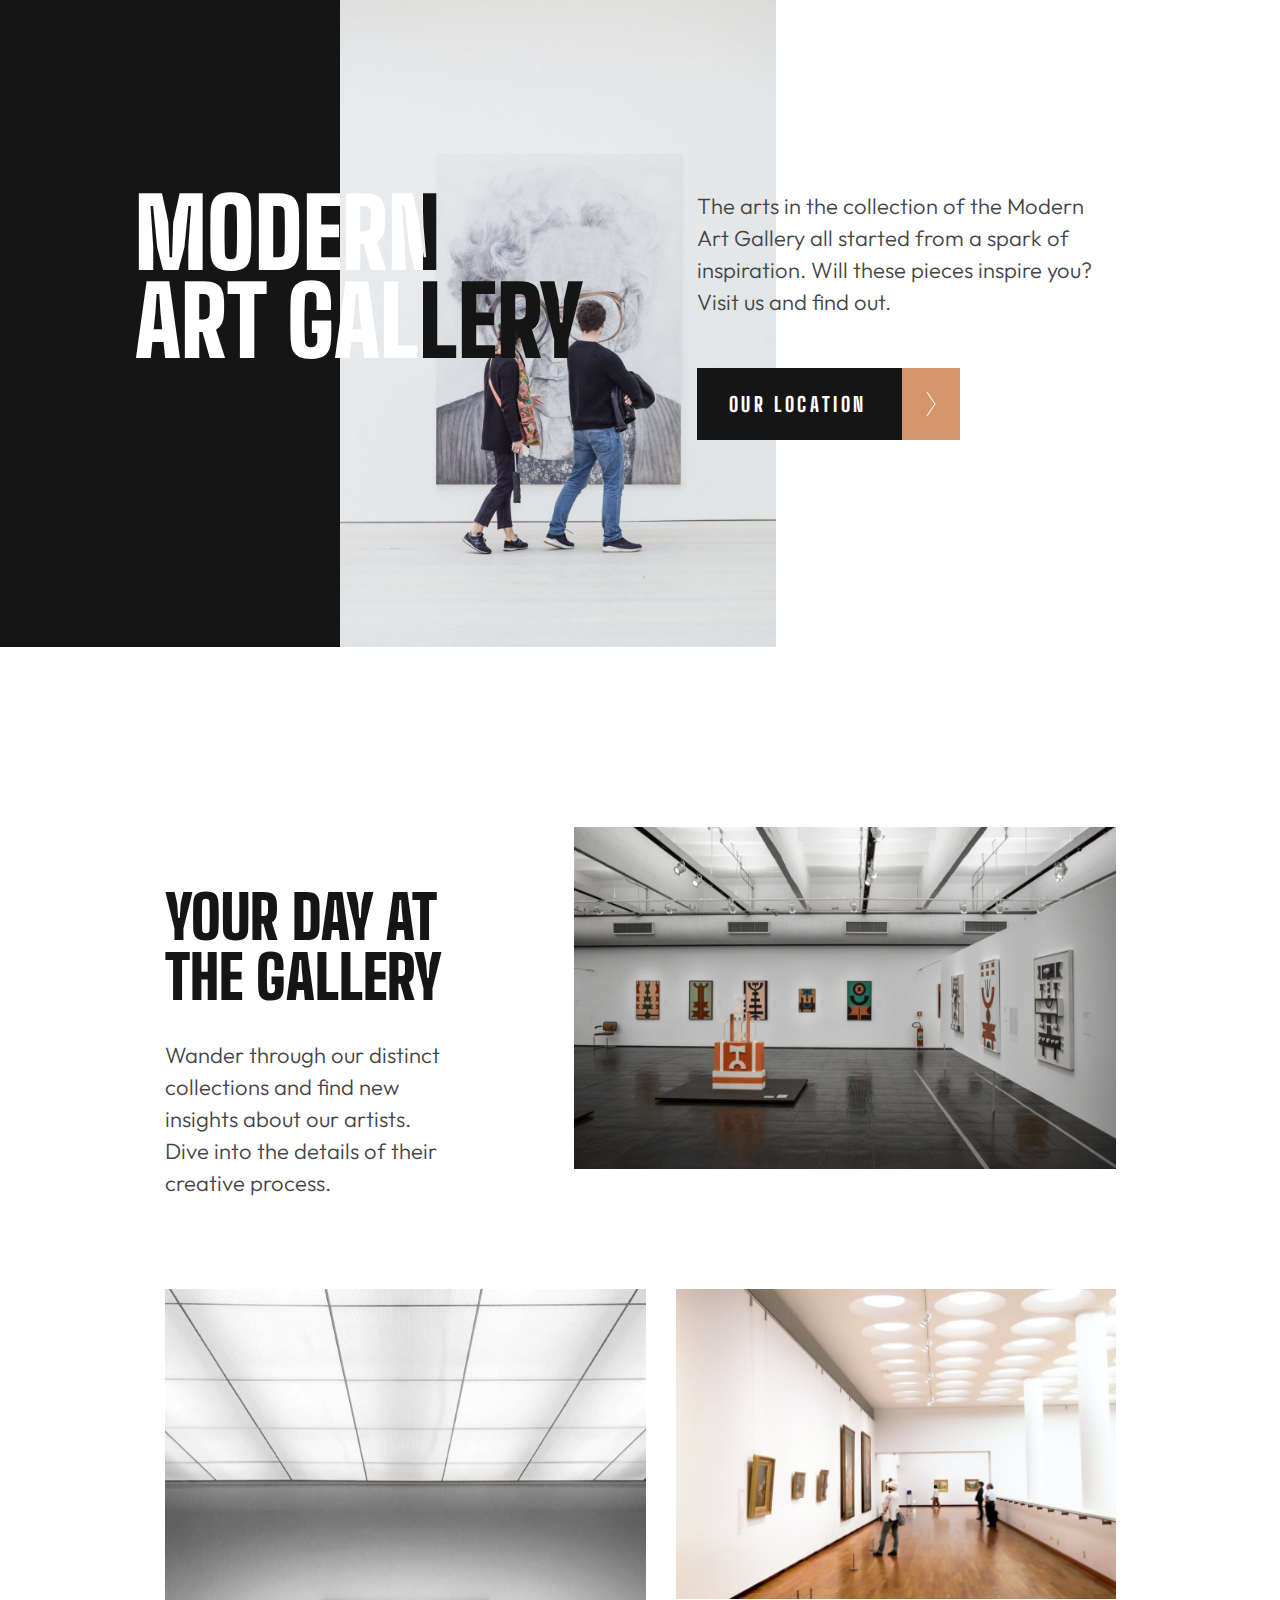
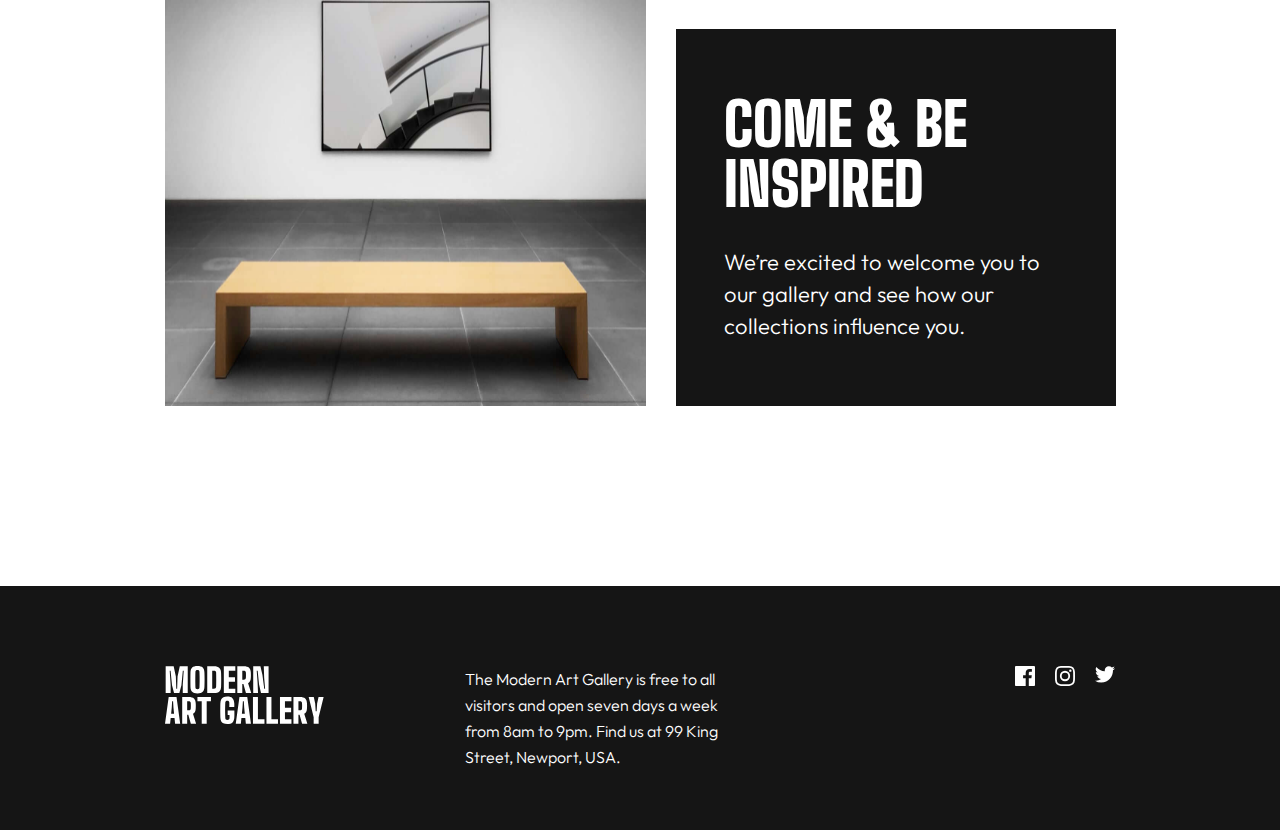
<file: index.html>
<!DOCTYPE html>
<html lang="en">
  <head>
    <meta charset="UTF-8" />
    <meta name="viewport" content="width=device-width, initial-scale=1.0" />

    <link
      rel="icon"
      type="image/png"
      sizes="32x32"
      href="./assets/favicon-32x32.png"
    />

    <!-- CSS styles -->
    <link rel="stylesheet" href="style.css" />

    <title>Art gallery website</title>
  </head>
  <body>
    <header class="header">
      <div class="black-box"></div>
      <picture class="header-img">
        <source
          srcset="assets/desktop/image-hero@2x.jpg"
          media="(min-width: 840px)"
        />
        <source
          srcset="assets/tablet/image-hero@2x.jpg"
          media="(min-width: 687px)"
        />
        <img src="assets/mobile/image-hero@2x.jpg" alt="" />
      </picture>
      <div class="header-content">
        <h1 class="header-content__title title-font">
          Modern<br />
          Art Gallery
        </h1>
        <p class="header-content__description">
          The arts in the collection of the Modern Art Gallery all started from
          a spark of inspiration. Will these pieces inspire you? Visit us and
          find out.
        </p>
        <a href="location.html" class="btn-container">
          <div class="btn">Our location</div>
          <img src="assets/icon-arrow-right.svg" alt="" />
        </a>
      </div>
    </header>

    <main class="container">
      <div class="art-card-head">
        <div class="art-card-head__content">
          <h2 class="title-font">Your day at the gallery</h2>
          <p>
            Wander through our distinct collections and find new insights about
            our artists. Dive into the details of their creative process.
          </p>
        </div>
        <picture class="art-card-head__img">
          <source
            srcset="assets/desktop/image-grid-1@2x.jpg"
            media="(min-width: 840px)"
          />
          <source
            srcset="assets/tablet/image-grid-1@2x.jpg"
            media="(min-width: 687px)"
          />
          <img src="assets/mobile/image-grid-1@2x.jpg" alt="" />
        </picture>
      </div>
      <div class="art-card-body">
        <picture class="art-card-body__img">
          <source
            srcset="assets/desktop/image-grid-2@2x.jpg"
            media="(min-width: 840px)"
          />
          <source
            srcset="assets/tablet/image-grid-2@2x.jpg"
            media="(min-width: 687px)"
          />
          <img src="assets/mobile/image-grid-2@2x.jpg" alt="" />
        </picture>
        <picture class="art-card-body__img">
          <source
            srcset="assets/desktop/image-grid-3@2x.jpg"
            media="(min-width: 840px)"
          />
          <source
            srcset="assets/tablet/image-grid-3@2x.jpg"
            media="(min-width: 687px)"
          />
          <img src="assets/mobile/image-grid-3@2x.jpg" alt="" />
        </picture>
        <div class="art-card-body__content">
          <h2 class="title-font">Come &amp; be inspired</h2>
          <p>
            We’re excited to welcome you to our gallery and see how our
            collections influence you.
          </p>
        </div>
      </div>
    </main>

    <footer class="footer">
      <img src="assets/logo-light.svg" alt="" />
      <p class="footer-description">
        The Modern Art Gallery is free to all visitors and open seven days a
        week from 8am to 9pm. Find us at 99 King Street, Newport, USA.
      </p>
      <div class="footer-links home-footer-links">
        <a href="https://www.facebook.com/" aria-label="Facebook"
          ><svg width="20" height="20" xmlns="http://www.w3.org/2000/svg">
            <path
              d="M18.896 0H1.104C.494 0 0 .494 0 1.104v17.793C0 19.506.494 20 1.104 20h9.58v-7.745H8.076V9.237h2.606V7.01c0-2.583 1.578-3.99 3.883-3.99 1.104 0 2.052.082 2.329.119v2.7h-1.598c-1.254 0-1.496.597-1.496 1.47v1.928h2.989l-.39 3.018h-2.6V20h5.098c.608 0 1.102-.494 1.102-1.104V1.104C20 .494 19.506 0 18.896 0Z"
            /></svg
        ></a>
        <a href="https://www.instagram.com/" aria-label="Instagram"
          ><svg width="20" height="20" xmlns="http://www.w3.org/2000/svg">
            <path
              d="M10 1.802c2.67 0 2.987.01 4.042.059 2.71.123 3.975 1.409 4.099 4.099.048 1.054.057 1.37.057 4.04 0 2.672-.01 2.988-.057 4.042-.124 2.687-1.387 3.975-4.1 4.099-1.054.048-1.37.058-4.041.058-2.67 0-2.987-.01-4.04-.058-2.718-.124-3.977-1.416-4.1-4.1-.048-1.054-.058-1.37-.058-4.041 0-2.67.01-2.986.058-4.04.124-2.69 1.387-3.977 4.1-4.1 1.054-.048 1.37-.058 4.04-.058ZM10 0C7.284 0 6.944.012 5.877.06 2.246.227.227 2.242.061 5.877.01 6.944 0 7.284 0 10s.012 3.057.06 4.123c.167 3.632 2.182 5.65 5.817 5.817 1.067.048 1.407.06 4.123.06s3.057-.012 4.123-.06c3.629-.167 5.652-2.182 5.816-5.817.05-1.066.061-1.407.061-4.123s-.012-3.056-.06-4.122C19.777 2.249 17.76.228 14.124.06 13.057.01 12.716 0 10 0Zm0 4.865a5.135 5.135 0 1 0 0 10.27 5.135 5.135 0 0 0 0-10.27Zm0 8.468a3.333 3.333 0 1 1 0-6.666 3.333 3.333 0 0 1 0 6.666Zm5.338-9.87a1.2 1.2 0 1 0 0 2.4 1.2 1.2 0 0 0 0-2.4Z"
            /></svg
        ></a>
        <a href="https://www.twitter.com/" aria-label="Twitter"
          ><svg width="20" height="17" xmlns="http://www.w3.org/2000/svg">
            <path
              d="M20 2.172a8.192 8.192 0 0 1-2.357.646 4.11 4.11 0 0 0 1.805-2.27 8.22 8.22 0 0 1-2.606.996A4.096 4.096 0 0 0 13.847.248c-2.65 0-4.596 2.472-3.998 5.037A11.648 11.648 0 0 1 1.392 1a4.109 4.109 0 0 0 1.27 5.478 4.086 4.086 0 0 1-1.858-.513c-.045 1.9 1.318 3.679 3.291 4.075a4.113 4.113 0 0 1-1.853.07 4.106 4.106 0 0 0 3.833 2.849A8.25 8.25 0 0 1 0 14.658a11.616 11.616 0 0 0 6.29 1.843c7.618 0 11.923-6.434 11.663-12.205A8.354 8.354 0 0 0 20 2.172Z"
            /></svg
        ></a>
      </div>
    </footer>
  </body>
</html>
</file>
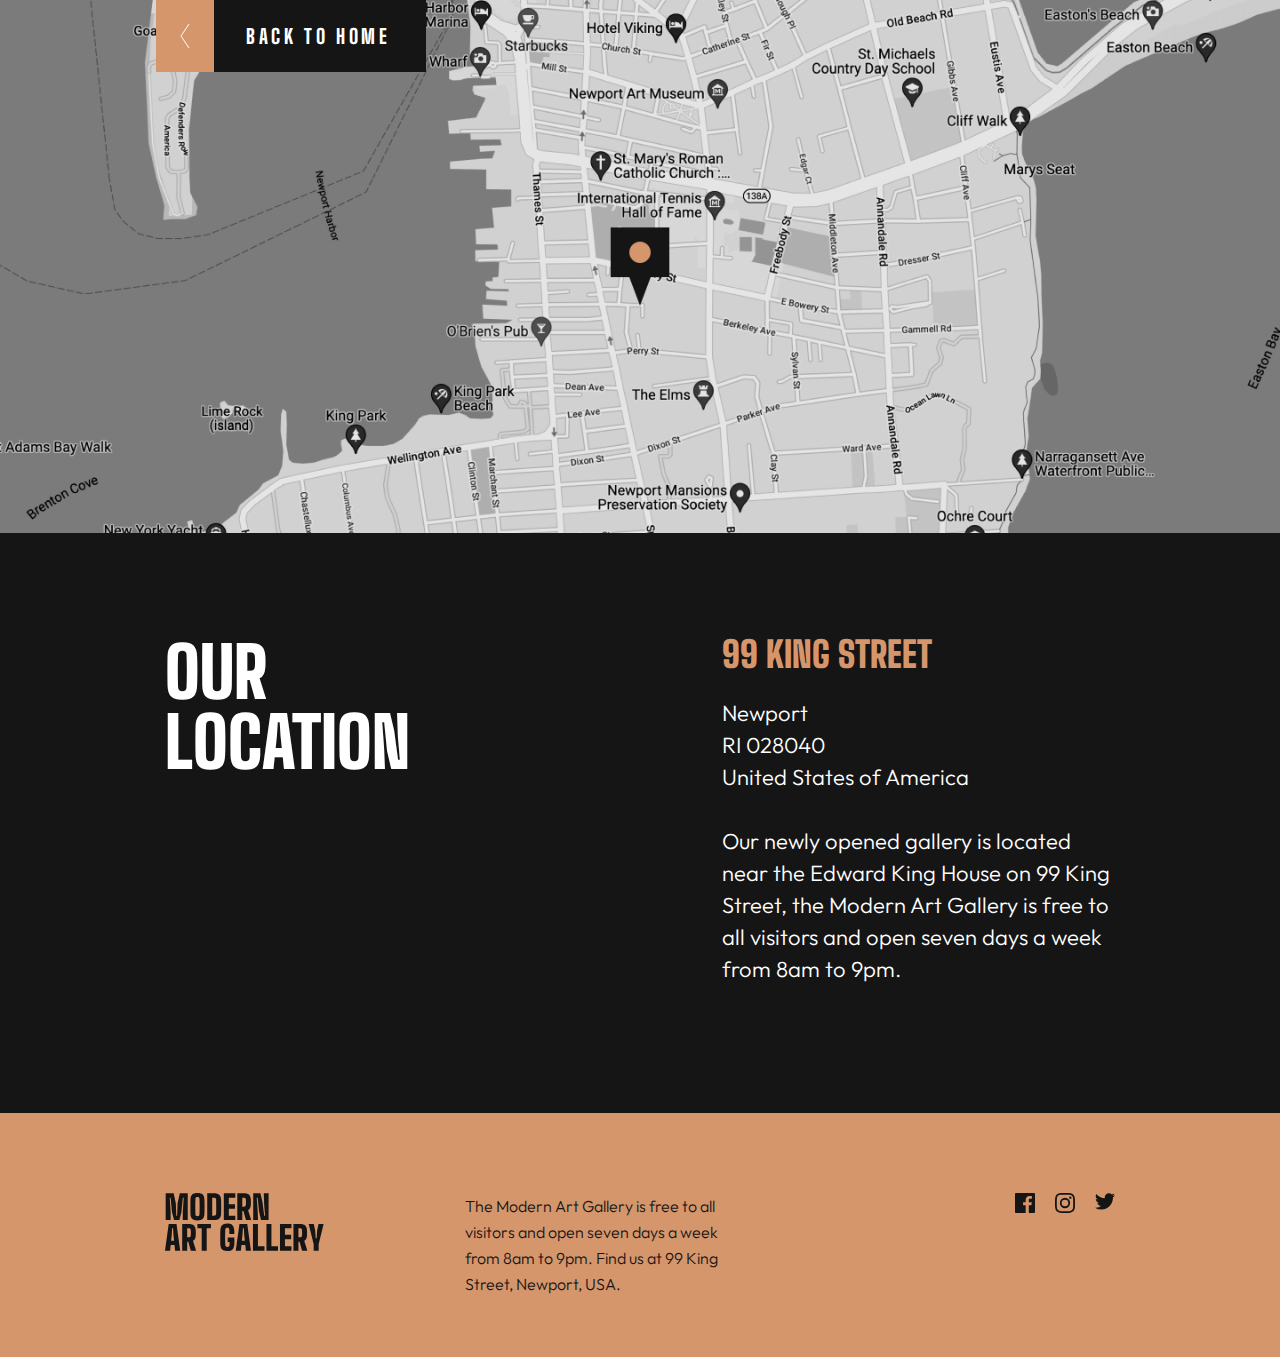
<file: location.html>
<!DOCTYPE html>
<html lang="en">
  <head>
    <meta charset="UTF-8" />
    <meta name="viewport" content="width=device-width, initial-scale=1.0" />

    <link
      rel="icon"
      type="image/png"
      sizes="32x32"
      href="./assets/favicon-32x32.png"
    />

    <!-- CSS styles -->
    <link rel="stylesheet" href="style.css" />

    <title>Art gallery website</title>
  </head>
  <body>
    <header class="location-header">
      <picture class="location-img">
        <source
          srcset="assets/desktop/image-map@2x.png"
          media="(min-width: 840px)"
        />
        <source
          srcset="assets/tablet/image-map@2x.png"
          media="(min-width: 687px)"
        />
        <img src="assets/mobile/image-map@2x.png" alt="" />
      </picture>
      <a href="index.html" class="btn-container location-btn-container">
        <img src="assets/icon-arrow-left.svg" alt="" />
        <div class="btn">Back to Home</div>
      </a>
    </header>

    <main class="location-container">
      <h1 class="title-font title">Our location</h1>
      <div class="location">
        <div class="address">
          <h2>99 King Street</h2>
          <p>Newport<br />RI 028040<br />United States of America</p>
        </div>
        <p class="description">
          Our newly opened gallery is located near the Edward King House on 99
          King Street, the Modern Art Gallery is free to all visitors and open
          seven days a week from 8am to 9pm.
        </p>
      </div>
    </main>

    <footer class="footer location-footer">
      <img src="assets/logo-dark.svg" alt="" />
      <p class="footer-description location-footer-description">
        The Modern Art Gallery is free to all visitors and open seven days a
        week from 8am to 9pm. Find us at 99 King Street, Newport, USA.
      </p>
      <div class="footer-links location-footer-links">
        <a href="https://www.facebook.com/" aria-label="Facebook"
          ><svg width="20" height="20" xmlns="http://www.w3.org/2000/svg">
            <path
              d="M18.896 0H1.104C.494 0 0 .494 0 1.104v17.793C0 19.506.494 20 1.104 20h9.58v-7.745H8.076V9.237h2.606V7.01c0-2.583 1.578-3.99 3.883-3.99 1.104 0 2.052.082 2.329.119v2.7h-1.598c-1.254 0-1.496.597-1.496 1.47v1.928h2.989l-.39 3.018h-2.6V20h5.098c.608 0 1.102-.494 1.102-1.104V1.104C20 .494 19.506 0 18.896 0Z"
            /></svg
        ></a>
        <a href="https://www.instagram.com/" aria-label="Instagram"
          ><svg width="20" height="20" xmlns="http://www.w3.org/2000/svg">
            <path
              d="M10 1.802c2.67 0 2.987.01 4.042.059 2.71.123 3.975 1.409 4.099 4.099.048 1.054.057 1.37.057 4.04 0 2.672-.01 2.988-.057 4.042-.124 2.687-1.387 3.975-4.1 4.099-1.054.048-1.37.058-4.041.058-2.67 0-2.987-.01-4.04-.058-2.718-.124-3.977-1.416-4.1-4.1-.048-1.054-.058-1.37-.058-4.041 0-2.67.01-2.986.058-4.04.124-2.69 1.387-3.977 4.1-4.1 1.054-.048 1.37-.058 4.04-.058ZM10 0C7.284 0 6.944.012 5.877.06 2.246.227.227 2.242.061 5.877.01 6.944 0 7.284 0 10s.012 3.057.06 4.123c.167 3.632 2.182 5.65 5.817 5.817 1.067.048 1.407.06 4.123.06s3.057-.012 4.123-.06c3.629-.167 5.652-2.182 5.816-5.817.05-1.066.061-1.407.061-4.123s-.012-3.056-.06-4.122C19.777 2.249 17.76.228 14.124.06 13.057.01 12.716 0 10 0Zm0 4.865a5.135 5.135 0 1 0 0 10.27 5.135 5.135 0 0 0 0-10.27Zm0 8.468a3.333 3.333 0 1 1 0-6.666 3.333 3.333 0 0 1 0 6.666Zm5.338-9.87a1.2 1.2 0 1 0 0 2.4 1.2 1.2 0 0 0 0-2.4Z"
            /></svg
        ></a>
        <a href="https://www.twitter.com/" aria-label="Twitter"
          ><svg width="20" height="17" xmlns="http://www.w3.org/2000/svg">
            <path
              d="M20 2.172a8.192 8.192 0 0 1-2.357.646 4.11 4.11 0 0 0 1.805-2.27 8.22 8.22 0 0 1-2.606.996A4.096 4.096 0 0 0 13.847.248c-2.65 0-4.596 2.472-3.998 5.037A11.648 11.648 0 0 1 1.392 1a4.109 4.109 0 0 0 1.27 5.478 4.086 4.086 0 0 1-1.858-.513c-.045 1.9 1.318 3.679 3.291 4.075a4.113 4.113 0 0 1-1.853.07 4.106 4.106 0 0 0 3.833 2.849A8.25 8.25 0 0 1 0 14.658a11.616 11.616 0 0 0 6.29 1.843c7.618 0 11.923-6.434 11.663-12.205A8.354 8.354 0 0 0 20 2.172Z"
            /></svg
        ></a>
      </div>
    </footer>
  </body>
</html>
</file>
<file: style.css>
@import url("https://fonts.googleapis.com/css2?family=Big+Shoulders+Display:wght@800;900&family=Outfit:wght@300&display=swap");

*,
*::before,
*::after {
  box-sizing: border-box;
}

* {
  margin: 0;
}

html,
body {
  height: 100%;
}

body {
  line-height: 1.7;
  -webkit-font-smoothing: antialilased;
}

img,
picture,
video,
canvas,
svg {
  display: block;
  max-width: 100%;
}

input,
button,
textarea,
select {
  font: inherit;
}

p,
h1,
h2,
h3,
h4,
h5,
h6 {
  overflow-wrap: break-word;
}

h1,
h2,
h3 {
  line-height: 1;
}

:root {
  /* colors */
  --clr-gold: #d5966c;
  --clr-black: #151515;
  --clr-darkgrey: #444444;
  --clr-white: #ffffff;

  /* font styles */
  --ff-accent: "Big Shoulders Display", sans-serif;
  --ff-base: "Outfit", sans-serif;

  --fs-small: 18px;
  --fs-medium: 22px;

  --ls-small: 28px;
  --ls-medium: 32px;

  --fs-heading-small: 36px;
  --fs-heading-medium: 60px;
  --fs-heading-large: 70px;
  --fs-heading-extralarge: 90px;

  --ls-heading-small: 36px;
  --ls-heading-medium: 50px;
  --ls-heading-large: 70px;
  --ls-heading-extralarge: 88px;

  --fw-light: 300;
  --fw-extrabold: 800;
  --fw-black: 900;
}

/* general styles */

body {
  font-family: var(--ff-base);
  font-weight: var(--fw-light);
  font-size: var(--fs-small);
  line-height: 28px;
  color: var(--clr-darkgrey);
  background-color: var(--clr-white);
  overflow-x: hidden;
}

/* utilites */

.title-font {
  font-family: var(--ff-accent);
  font-weight: var(--fw-black);
  color: var(--clr-black);
  text-transform: uppercase;
}

/* button styles */
.btn-container {
  display: inline-flex;
  text-decoration: none;

  width: 260px;
  height: 72px;
}

.btn-container > img {
  background-color: var(--clr-gold);
  padding: 24px;
}

.btn-container:hover img {
  background-color: var(--clr-black);
}

.btn {
  cursor: pointer;
  background-color: var(--clr-black);
  color: var(--clr-white);
  padding: 24px 35px 24px 32px;

  border: none;

  font-family: var(--ff-accent);
  font-weight: var(--fw-extrabold);
  font-size: 20px;
  line-height: 24px;
  letter-spacing: 3.63636px;
  text-transform: uppercase;
  white-space: nowrap;
}

.btn-container:hover .btn{
  background-color: var(--clr-gold);
}

.location-btn-container {
  position: absolute;
  top: 0;
  left: 0;
}

/* header styles */

.header {
  display: grid;
  gap: 32px;
}

.black-box {
  display: none;
}

.header-content {
  display: grid;
  gap: 32px;
  padding-left: 16px;
  padding-right: 16px;
}

.header-content__title {
  font-size: var(--fs-heading-medium);
  line-height: 55px;
}

/* footer styles */

.footer {
  background-color: var(--clr-black);

  display: grid;
  gap: 38px;

  padding: 48px 32px 48px 32px;
}

.footer-description {
  font-size: 16px;
  line-height: 26px;
  color: var(--clr-white);
}

.footer-links {
  display: inline-flex;
  gap: 20px;
}

.home-footer-links svg {
  fill: var(--clr-white);
}

.home-footer-links svg:hover {
  fill: var(--clr-gold);
}

/* location footer styles */
.location-footer {
  background-color: var(--clr-gold);
}

.location-footer-description {
  color: var(--clr-black);
}

.location-footer-links svg {
  fill: var(--clr-black);
}

.location-footer-links svg:hover {
  fill: var(--clr-white);
}

/* container styles */

.container {
  display: grid;
  gap: 32px;

  padding: 120px 16px;
}

.art-card-head {
  display: grid;
  grid-template-areas:
    "image"
    "text";
  gap: 25px;
}

.art-card-head__content {
  grid-area: text;
  display: grid;
  gap: 21px;
}

.art-card-head__content > h2 {
  font-size: 50px;
  line-height: 45px;

  color: var(--clr-black);
}

.art-card-head__img {
  grid-area: image;
}

.art-card-body {
  display: grid;
  grid-template-areas:
    "one"
    "two"
    "three";
  gap: 16px;
}

.art-card-body__img:nth-child(1) {
  grid-area: one;
}

.art-card-body__img:nth-child(2) {
  grid-area: two;
}

.art-card-body__img img {
  height: 100%;
  object-fit: fill;
}

.art-card-body__content {
  grid-area: three;

  display: grid;
  gap: 24px;

  padding: 48px 24px 47px;

  background-color: var(--clr-black);
  color: var(--clr-white);
}

.art-card-body__content > h2 {
  color: var(--clr-white);
  font-size: 50px;
  line-height: 45px;
}

/* Location styles */

.location-container {
  background-color: var(--clr-black);
  color: var(--clr-white);
  display: grid;
  grid-template-areas:
    "title"
    "location";

  gap: 48px;
  padding: 48px 16px 56px 16px;
}

.title {
  grid-area: title;
  color: var(--clr-white);
  font-size: 50px;
  line-height: 45px;
}

.location {
  display: grid;
  gap: 20px;

  color: var(--clr-white);
}

.address {
  display: grid;
  gap: 20px;
}

.address > h2 {
  font-family: var(--ff-accent);
  font-weight: 900;
  font-size: 32px;
  line-height: 32px;
  color: var(--clr-gold);
  text-transform: uppercase;
}

@media (min-width: 687px) {
  /* header */

  .header {
    grid-template-columns: repeat(2, 1fr);
  }

  .header-img img {
    max-width: 437px;
  }

  .header-content {
    padding: 145px 40px 145px 0;
    margin-left: -80px;
  }

  .header-content__title {
    font-size: 70px;
    line-height: 65px;
  }

  /* footer */

  .footer {
    display: flex;
    gap: 0;
    padding: 56px 40px 56px 39px;

    position: relative;
    height: 216px;
  }

  .footer > img {
    width: 110.05px;
    height: 40px;

    position: absolute;
    top: 56px;
    left: 39px;
  }

  .footer > p {
    position: absolute;
    top: 56px;
    left: 214px;
    right: 273px;
    bottom: 56px;
  }
  .footer-links {
    position: absolute;
    right: 40px;
    top: 56px;
  }

  /* general style */

  .container {
    padding: 120px 40px 120px 39px;
    gap: 11px;
  }

  .art-card-head {
    grid-template-areas: "text image image image";
    gap: 68px;
  }

  .art-card-head__content {
    gap: 24px;
    padding-top: 36px;
    padding-bottom: 65px;
  }

  .art-card-body {
    grid-template-areas:
      "one one one one one one one one two"
      "one one one one one one one one three";
    gap: 11px;
  }

  .art-card-body__content {
    padding: 85px 28px 85px 29px;
  }

  /* location */

  .location-btn-container {
    left: 39px;
  }

  .location-container {
    grid-template-areas: "title location";
    gap: 68px;
    padding: 88px 40px 80px 39px;
  }

  .title {
    font-size: 55px;
    line-height: 50px;
    padding-bottom: 168px;
    word-break: break-word;
  }
}

@media (min-width: 840px) {
  body {
    font-size: var(--fs-medium);
    line-height: 32px;
  }
  /* header */

  .header {
    grid-template-columns: repeat(3, 1fr);
    gap: 0;

    margin-right: 164px;
  }

  .black-box {
    display: revert;
    background-color: var(--clr-black);
    color: var(--clr-black);
  }

  .header-content {
    padding: 190px 0;
    margin-left: -80px;
  }

  .header-content__title {
    font-size: 96px;
    line-height: 88px;

    position: absolute;
    left: 135px;
    top: 189px;

    background-image: linear-gradient(
      90deg,
      var(--clr-white) 0,
      var(--clr-white) 3em,
      var(--clr-black) 3em,
      var(--clr-black) 5em
    );
    color: transparent;
    -webkit-background-clip: text;
    background-clip: text;
  }

  /* footer */

  .footer {
    padding: 80px 165px 80px 165px;
    height: 244px;
  }

  .footer > img {
    width: 159.57px;
    height: 58px;
    top: 80px;
    left: 165px;
  }

  .footer > p {
    top: 80px;
    left: 465px;
    right: 544px;
    bottom: 80px;
  }
  .footer-links {
    right: 165px;
    top: 80px;
  }

  /* general style */

  .container {
    padding: 180px 164px 180px 165px;
    gap: 30px;
  }

  .art-card-head {
    gap: 125px;
  }

  .art-card-head__content {
    gap: 32px;
    padding-top: 60px;
    padding-bottom: 60px;
  }

  .art-card-head__content > h2 {
    font-size: 60px;
    line-height: 60px;
  }

  .art-card-body {
    grid-template-areas:
      "one one one one one two two"
      "one one one one one three three";
    gap: 30px;
  }

  .art-card-body__content {
    padding: 65px 47px 64px 48px;
    gap: 32px;
  }

  .art-card-body__content > h2 {
    font-size: 60px;
    line-height: 60px;
  }

  /* location */

  .location-btn-container {
    left: 156px;
  }

  .location-container {
    grid-template-areas: "title location";
    gap: 220px;
    padding: 104px 165px 128px 165px;
  }

  .title {
    font-size: 70px;
    line-height: 70px;
  }

  .location {
    gap: 32px;
  }

  .address {
    gap: 24px;
  }

  .address > h2 {
    font-size: 36px;
    line-height: 36px;
  }
}
</file>
